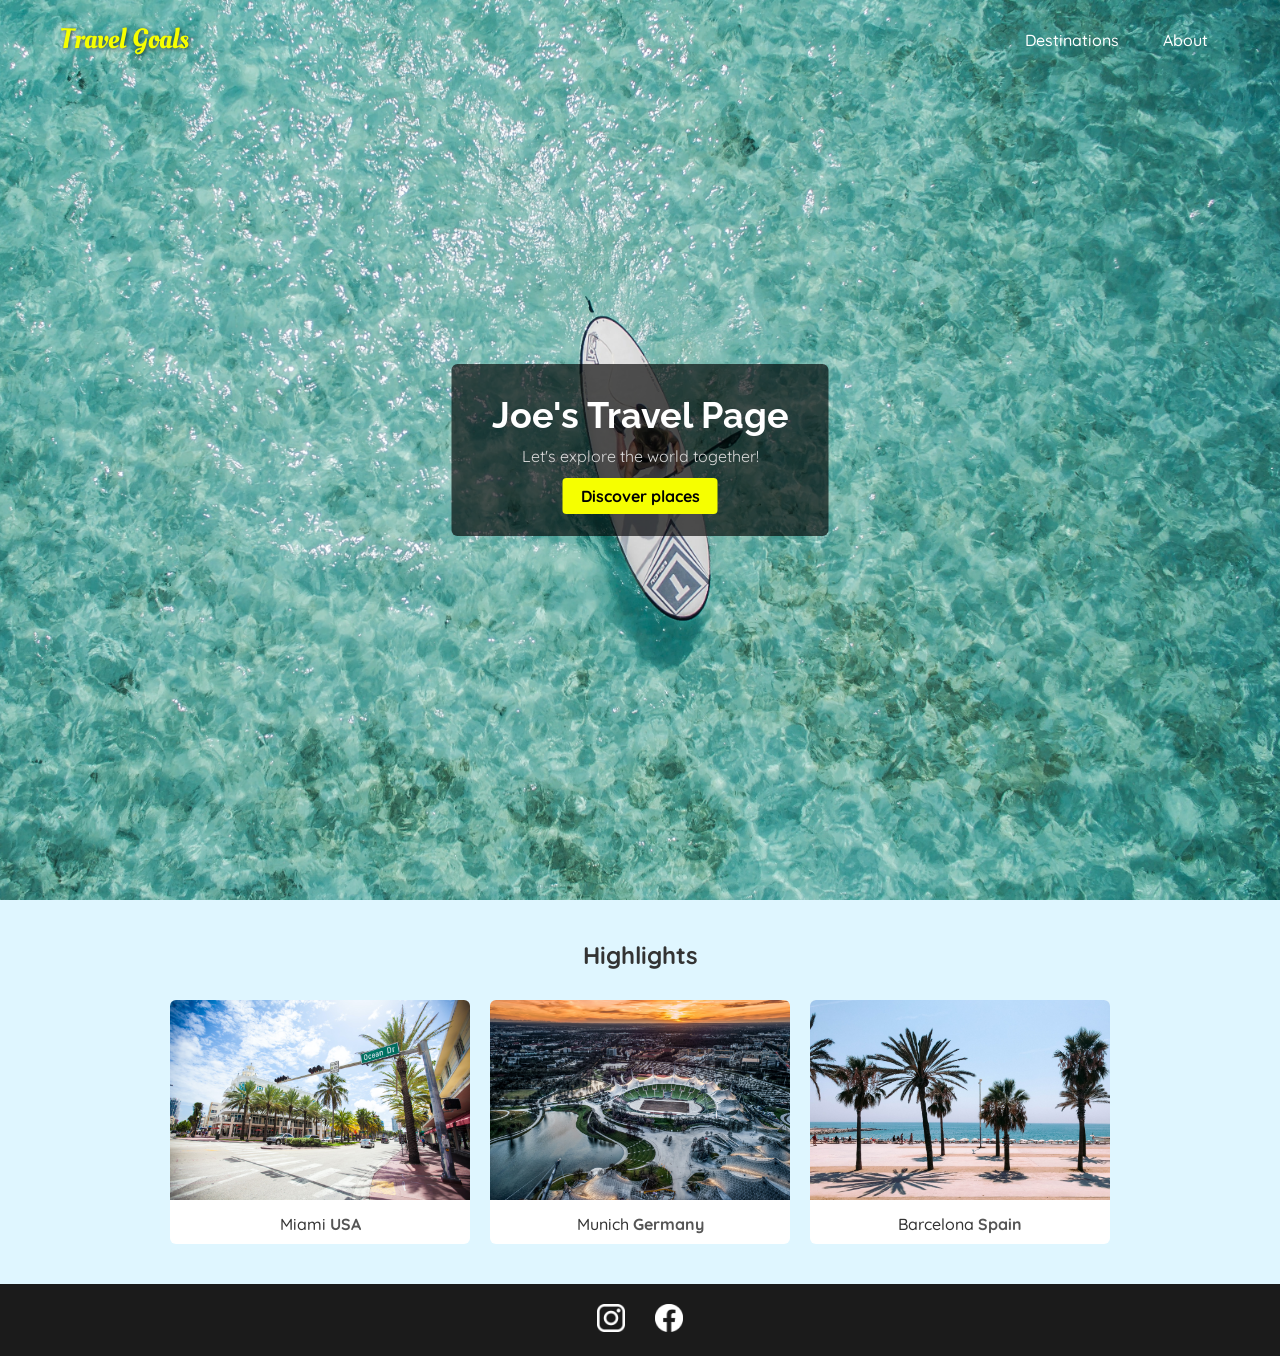
<file: BTTH2/BT02/TH2_BT2/index.html>
<!DOCTYPE html>
<html lang="en">

<head>
  <meta charset="UTF-8" />
  <link
    href="https://fonts.googleapis.com/css2?family=Raleway:wght@700&family=Oleo+Script:wght@700&family=Quicksand:wght@300;500&display=swap"
    rel="stylesheet" />
  <link rel="stylesheet" href="shared.css" />
  <link rel="stylesheet" href="styles.css" />
  <title>Travel Goals</title>
</head>

<body>
  <header>
    <div id="page-logo">
      <a href="/index.html">Travel Goals</a>
    </div>
    <nav>
      <ul>
        <li><a href="/places.html">Destinations</a></li>
        <li><a href="">About</a></li>
      </ul>
    </nav>
  </header>
  <main>
    <section id="hero">
      <div id="hero-content">
        <h1>Joe's Travel Page</h1>
        <p>Let's explore the world together!</p>
        <a href="/places.html">Discover places</a>
      </div>
    </section>
    <section id="highlights">
      <h2>Highlights</h2>
      <ul id="destinations">
        <li class="destination">
          <img src="images/places/miami.jpg" alt="Miami streets on sunny day" />
          <p>Miami <strong>USA</strong></p>
        </li>
        <li class="destination">
          <img src="images/places/munich.jpg" alt="Munich stadium in winter" />
          <p>Munich <strong>Germany</strong></p>
        </li>
        <li class="destination">
          <img src="images/places/barcelona.jpg" alt="Palm beach in Barcelona" />
          <p>Barcelona <strong>Spain</strong></p>
        </li>
      </ul>
    </section>
  </main>
  <footer>
    <ul>
      <li>
        <a href="https://www.instagram.com">
          <img src="images/icons/insta.png" alt="Instagram logo" /></a>
      </li>
      <li>
        <a href="https://www.facebook.com">
          <img src="images/icons/facebook.png" alt="Facebook logo" /></a>
      </li>
    </ul>
  </footer>
</body>

</html>
</file>
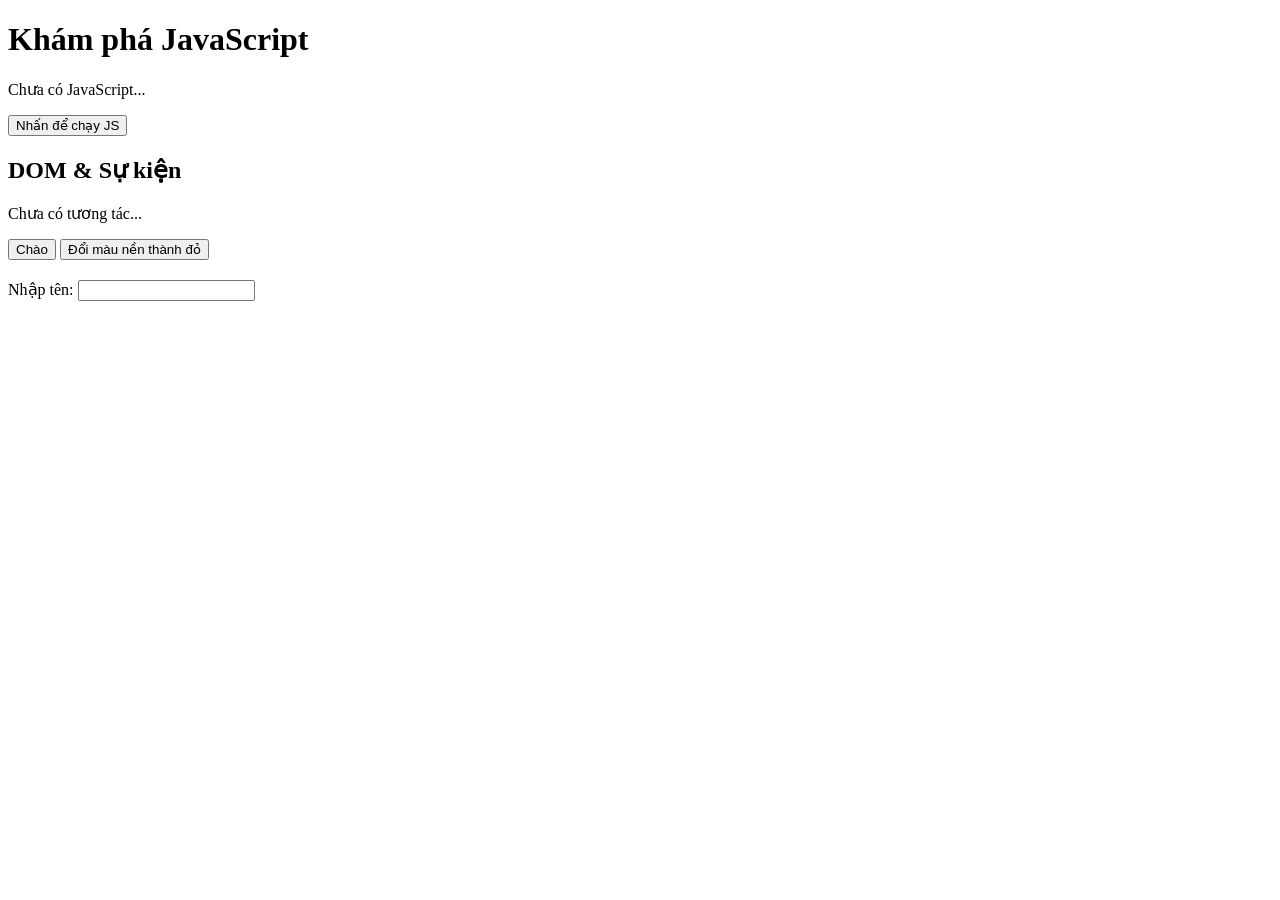
<file: BTTH/BTTH3/lab-js-basic.html>
<!DOCTYPE html>
<html lang="vi">

<head>
  <meta charset="UTF-8">
  <title>Lab JS Cơ bản</title>
</head>

<body>
  <h1>Khám phá JavaScript</h1>
  <p id="welcome">Chưa có JavaScript...</p>
  <button id="runBtn">Nhấn để chạy JS</button>

  <script src="main.js"></script>
  <section>
    <h2>DOM & Sự kiện</h2>
    <p id="status">Chưa có tương tác...</p>

    <button id="btnHello">Chào</button>
    <button id="btnRed">Đổi màu nền thành đỏ</button>

    <div style="margin-top: 20px;">
      <label>Nhập tên: </label>
      <input id="nameInput" type="text" />
      <p id="greeting"></p>
    </div>
  </section>

  <script src="dom.js"></script>
</body>

</html>
</file>
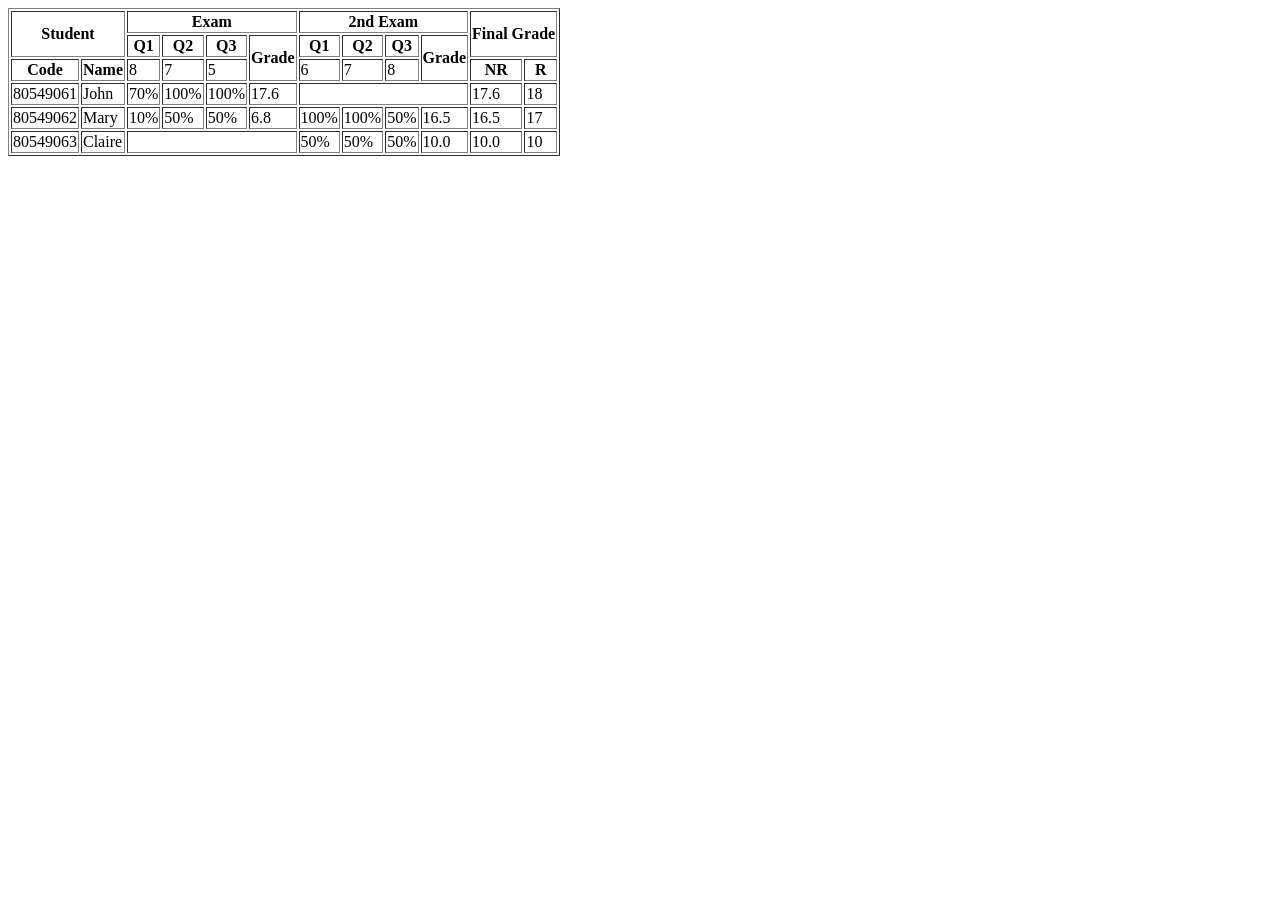
<file: BTTH1+2/BT03/TH1_BT3.html>
<!DOCTYPE html>
<html lang="en">

<head>
    <title>bảng th03</title>
</head>

<body>
    <table border="1">
        <thead>
            <tr>
                <th rowspan="2" colspan="2">Student</th>
                <th colspan="4">Exam</th>
                <th colspan="4">2nd Exam</th>
                <th colspan="2" rowspan="2">Final Grade</th>

            </tr>
            <tr>
                <th>Q1</th>
                <th>Q2</th>
                <th>Q3</th>
                <th rowspan="2">Grade</th>
                <th>Q1</th>
                <th>Q2</th>
                <th>Q3</th>
                <th rowspan="2">Grade</th>
            </tr>
            <th>Code</th>
            <th>Name</th>
            <td>8</td>
            <td>7</td>
            <td>5</td>
            <td>6</td>
            <td>7</td>
            <td>8</td>
            <th>NR</th>
            <th>R</th>
            </tr>
        </thead>
        <tbody>
            <tr>
                <td>80549061</td>
                <td>John</td>
                <td>70%</td>
                <td>100%</td>
                <td>100%</td>
                <td>17.6</td>
                <td colspan="4"></td>
                <td>17.6</td>
                <td>18</td>
            </tr>
            <tr>
                <td>80549062</td>
                <td>Mary</td>
                <td>10%</td>
                <td>50%</td>
                <td>50%</td>
                <td>6.8</td>
                <td>100%</td>
                <td>100%</td>
                <td>50%</td>
                <td>16.5</td>
                <td>16.5</td>
                <td>17</td>
            </tr>
            <tr>
                <td>80549063</td>
                <td>Claire</td>
                <td colspan="4"></td>
                <td>50%</td>
                <td>50%</td>
                <td>50%</td>
                <td>10.0</td>
                <td>10.0</td>
                <td>10</td>
            </tr>
        </tbody>
    </table>
</body>

</html>
</file>
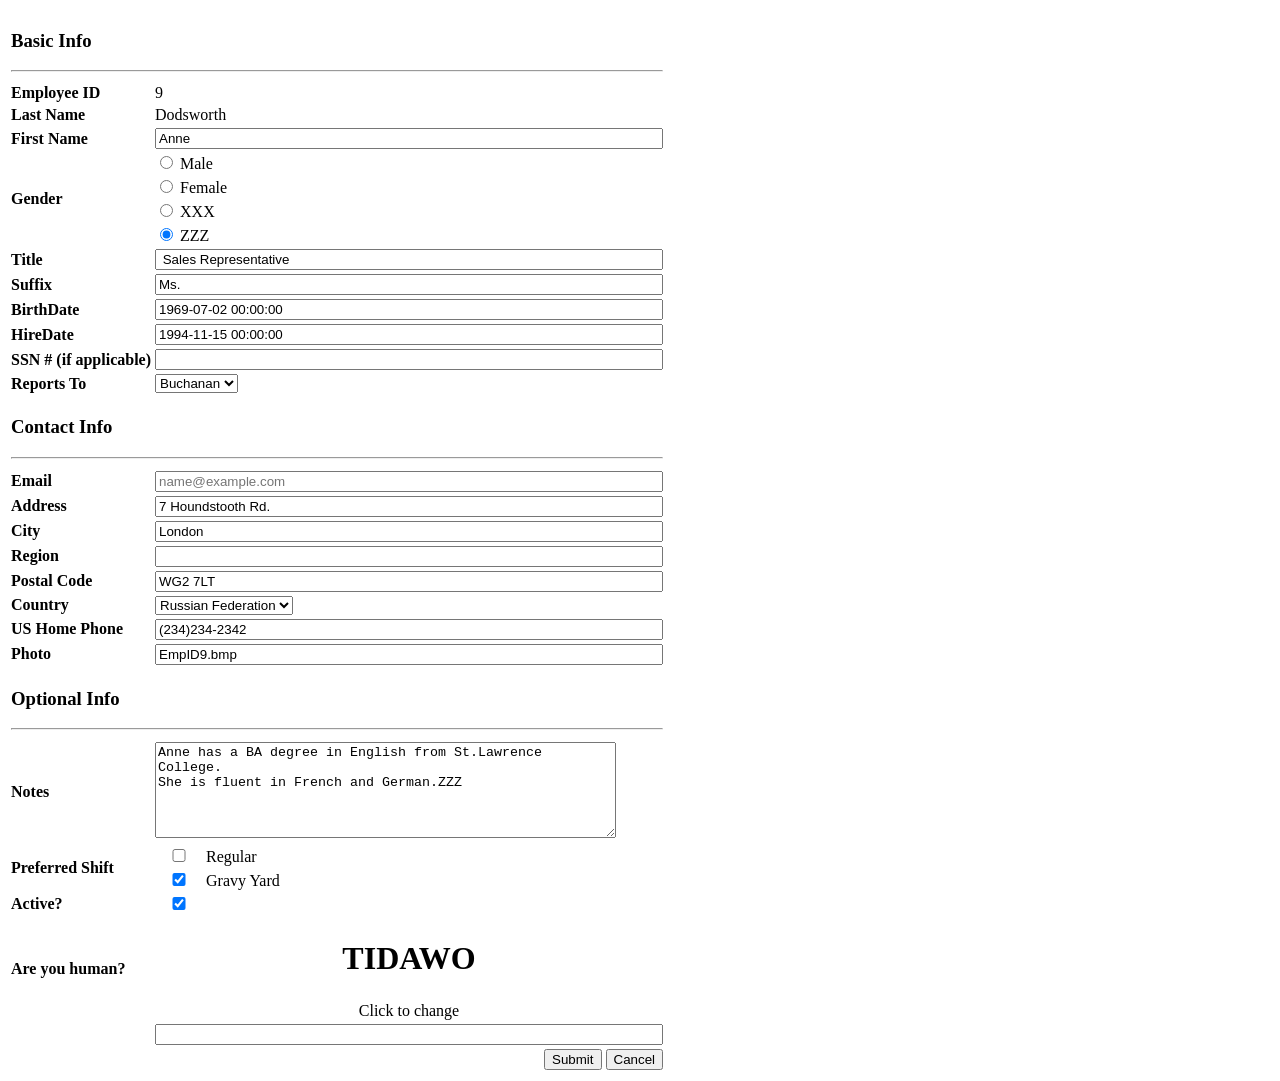
<file: BTTH1+2/BT04/TH1_BT4.html>
<!DOCTYPE html>
<html lang="en">

<head>
    <meta charset="UTF-8">
    <meta name="viewport" content="width=device-width, initial-scale=1.0">
</head>

<body>
    <table>
        <tr>
            <td colspan="2"><b>
                    <h3>Basic Info</h3>
                </b>
                <hr>
            </td>
        </tr>
        <tr>
            <th style="text-align:left;">Employee ID</th>
            <td>9</td>
        </tr>
        <tr>
            <th style="text-align:left;">Last Name</th>
            <td>Dodsworth</td>
        </tr>
        <tr>
            <th style="text-align:left;">First Name</th>
            <td><input type="text" style="width: 500px;" value="Anne"></td>
        </tr>
        <tr>
            <th style="text-align:left;" rowspan="4">Gender</th>
            <td>

                <input type="radio" id="male" name="gender" value="male">
                <label for="male">Male</label>
            </td>
        </tr>
        <tr>
            <td> <input type="radio" id="female" name="gender" value="female">
                <label for="female">Female</label>
            </td>
        </tr>
        <tr>
            <td><input type="radio" id="xxx" name="gender" value="xxx">
                <label for="xxx">XXX</label>
            </td>
        </tr>
        <tr>
            <td>
                <input type="radio" id="zzz" name="gender" value="zzz" checked>
                <label for="xxx">ZZZ</label>
            </td>
        </tr>
        <tr>
            <th style="text-align:left;">Title</th>
            <td>
                <input type="text" style="width: 500px;" value=" Sales Representative">
            </td>
        </tr>
        <tr>
            <th style="text-align:left;">Suffix</th>
            <td><input style="width: 500px;" type="text" value="Ms."></td>
        </tr>
        <tr>
            <th style="text-align:left;">BirthDate</th>
            <td><input style="width: 500px;" type="text" value="1969-07-02 00:00:00"></td>
        </tr>
        <tr>
            <th style="text-align:left;">HireDate</th>
            <td><input style="width: 500px;" type="text" value="1994-11-15 00:00:00"></td>
        </tr>
        <tr>
            <th style="text-align:left;">SSN # (if applicable)</th>
            <td><input style="width: 500px;" type="text"></td>
        </tr>
        <tr>
            <th style="text-align:left;">Reports To</th>
            <td>
                <select>
                    <option value="Buchanan" selected>Buchanan</option>
                </select>
            </td>
        </tr>
        <tr>
            <td colspan="2"><b>
                    <h3>Contact Info</h3>
                </b>
                <hr>
            </td>
        </tr>
        <tr>
            <th style="text-align:left;">Email</th>
            <td><input style="width: 500px;" type="email" placeholder="name@example.com"></td>
        </tr>
        <tr>
            <th style="text-align:left;">Address</th>
            <td><input style="width: 500px;" type="text" value="7 Houndstooth Rd."></td>
        </tr>
        <tr>
            <th style="text-align:left;">City</th>
            <td><input style="width: 500px;" type="text" value="London"></td>
        </tr>
        <tr>
            <th style="text-align:left;">Region</th>
            <td><input style="width: 500px;" type="text"></td>
        </tr>
        <tr>
            <th style="text-align:left;">Postal Code</th>
            <td><input style="width: 500px;" type="text" value="WG2 7LT"></td>
        </tr>
        <tr>
            <th style="text-align:left;">Country</th>
            <td>
                <select>
                    <option value="Russian Federation" selected>Russian Federation</option>
                </select>
            </td>
        </tr>
        <tr>
            <th style="text-align:left;">US Home Phone</th>
            <td><input style="width: 500px;" type="text" value="(234)234-2342"></td>
        </tr>
        <tr>
            <th style="text-align:left;">Photo</th>
            <td><input style="width: 500px;" type="text" value="EmpID9.bmp"></td>
        </tr>
        <tr>
            <th style="text-align: left;" colspan="2">
                <h3>Optional Info</h3>
                <hr>
            </th>
        </tr>
        <tr>
            <th style="text-align: left;">Notes</th>
            <td><textarea rows="6" cols="55">
Anne has a BA degree in English from St.Lawrence College.
She is fluent in French and German.ZZZ</textarea></td>
        </tr>

        <tr>
            <th rowspan="2" style="text-align: left;"><label>Preferred Shift</label></th>
            <td><input type="checkbox" style="width:40px;"> Regular</td>
        </tr>
        <tr>
            <td><input type="checkbox" checked style="width:40px;"> Gravy Yard</td>
        </tr>
        <tr>
            <th style="text-align: left;">Active?</th>
            <td><input type="checkbox" checked style="width:40px;"></td>
        </tr>

        <tr>
            <th style="text-align:left;" rowspan="2"><label>Are you human?</label></th>
            <th>
                <h1>TIDAWO</h1>
            </th>
        </tr>
        <tr>
            <td style="text-align:center;">Click to change</td>

        </tr>
        <tr>
            <th></th>
            <td><input type="text" style="width:500px;"></td>
        </tr>
        <tr>
            <td></td>
            <td style="text-align: right;"><button type="submit">Submit</button>
                <button type="reset">Cancel</button>
            </td>
        </tr>
    </table>
</body>

</html>
</file>
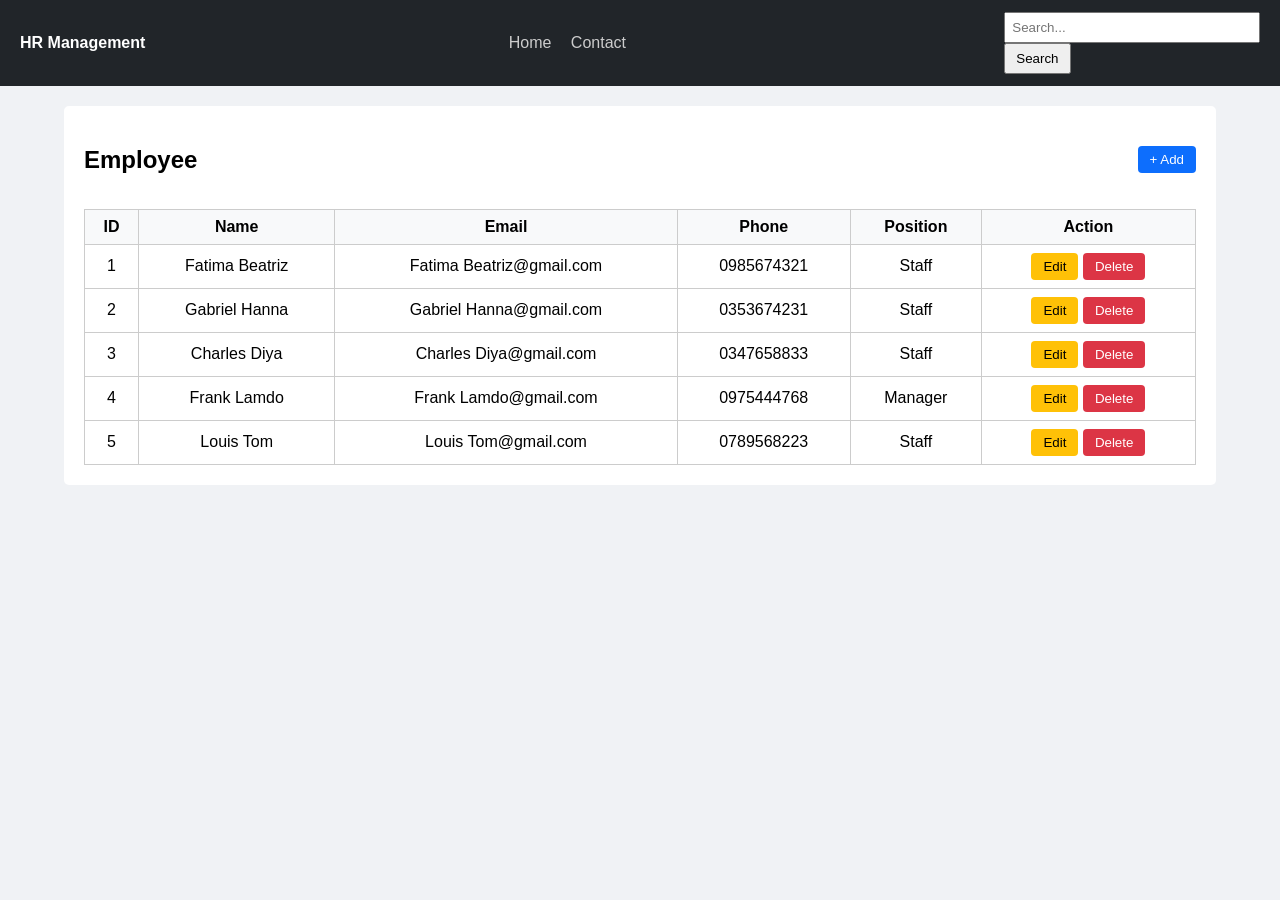
<file: BTTH1+2/BT05/TH1_BT5.html>
<!DOCTYPE html>
<html lang="vi">

<head>
    <meta charset="UTF-8">
    <title>HR Management</title>

    <style>
        * {
            box-sizing: border-box;
            font-family: Arial, sans-serif;
        }

        body {
            margin: 0;
            background: #f0f2f5;
        }

        .navbar {
            background: #212529;
            color: white;
            padding: 12px 20px;
            display: flex;
            justify-content: space-between;
            align-items: center;
        }

        .navbar a {
            color: #ccc;
            text-decoration: none;
            margin-right: 15px;
        }

        .navbar a:hover {
            color: white;
        }

        .search-box input {
            padding: 6px;
        }

        .search-box button {
            padding: 6px 10px;
        }

        .container {
            width: 90%;
            margin: 20px auto;
        }

        .table-container {
            background: white;
            padding: 20px;
            border-radius: 5px;
        }

        .btn {
            padding: 6px 12px;
            border: none;
            cursor: pointer;
            border-radius: 4px;
        }

        .btn-add {
            background: #0d6efd;
            color: white;
        }

        .btn-edit {
            background: #ffc107;
        }

        .btn-delete {
            background: #dc3545;
            color: white;
        }

        .btn-save {
            background: #198754;
            color: white;
        }

        .btn-cancel {
            background: #6c757d;
            color: white;
        }

        table {
            width: 100%;
            border-collapse: collapse;
            margin-top: 15px;
        }

        th,
        td {
            border: 1px solid #ccc;
            padding: 8px;
            text-align: center;
        }

        th {
            background: #f8f9fa;
        }

        #addSection {
            display: none;
            position: fixed;
            inset: 0;
            background: rgba(0, 0, 0, 0.4);
            z-index: 999;
        }


        .form-container {
            width: 700px;
            margin: auto;
            background: white;
            border-radius: 5px;
            overflow: hidden;
            position: relative;
            top: 50%;
            transform: translateY(-50%);
        }


        .form-header {
            background: #0d6efd;
            color: white;
            padding: 15px;
            display: flex;
            justify-content: space-between;
        }

        .form-body {
            padding: 20px;
        }

        .form-footer {
            padding: 15px;
            text-align: right;
            border-top: 1px solid #ccc;
        }

        .row {
            display: flex;
            gap: 15px;
            margin-bottom: 15px;
        }

        .col {
            flex: 1;
        }

        input,
        select {
            width: 100%;
            padding: 6px;
        }

        .hidden {
            display: none;
        }
    </style>
</head>

<body>
    <div id="listSection">

        <div class="navbar">
            <strong>HR Management</strong>
            <div>
                <a href="#">Home</a>
                <a href="#">Contact</a>
            </div>
            <div class="search-box">
                <input type="text" placeholder="Search...">
                <button>Search</button>
            </div>
        </div>

        <div class="container">
            <div class="table-container">
                <div style="display:flex;justify-content:space-between;align-items:center">
                    <h2>Employee</h2>
                    <button class="btn btn-add" onclick="showAdd()">+ Add</button>
                </div>

                <table class="table table-bordered align-middle">
                    <thead>
                        <tr>
                            <th>ID</th>
                            <th>Name</th>
                            <th>Email</th>
                            <th>Phone</th>
                            <th>Position</th>
                            <th>Action</th>
                        </tr>
                    </thead>
                    <tbody>
                        <tr>
                            <td>1</td>
                            <td>Fatima Beatriz</td>
                            <td>Fatima Beatriz@gmail.com</td>
                            <td>0985674321</td>
                            <td>Staff</td>
                            <td>
                                <button class="btn btn-edit btn-sm">Edit</button>
                                <button class="btn btn-delete btn-sm">Delete</button>
                            </td>
                        </tr>
                        <tr>
                            <td>2</td>
                            <td>Gabriel Hanna</td>
                            <td>Gabriel Hanna@gmail.com</td>
                            <td>0353674231</td>
                            <td>Staff</td>
                            <td>
                                <button class="btn btn-edit btn-sm">Edit</button>
                                <button class="btn btn-delete btn-sm">Delete</button>
                            </td>
                        </tr>
                        <tr>
                            <td>3</td>
                            <td>Charles Diya</td>
                            <td>Charles Diya@gmail.com</td>
                            <td>0347658833</td>
                            <td>Staff</td>
                            <td>
                                <button class="btn btn-edit btn-sm">Edit</button>
                                <button class="btn btn-delete btn-sm">Delete</button>
                            </td>
                        </tr>
                        <tr>
                            <td>4</td>
                            <td>Frank Lamdo</td>
                            <td>Frank Lamdo@gmail.com</td>
                            <td>0975444768</td>
                            <td>Manager</td>
                            <td>
                                <button class="btn btn-edit btn-sm">Edit</button>
                                <button class="btn btn-delete btn-sm">Delete</button>
                            </td>
                        </tr>
                        <tr>
                            <td>5</td>
                            <td>Louis Tom</td>
                            <td>Louis Tom@gmail.com</td>
                            <td>0789568223</td>
                            <td>Staff</td>
                            <td>
                                <button class="btn btn-edit btn-sm">Edit</button>
                                <button class="btn btn-delete btn-sm">Delete</button>
                            </td>
                        </tr>
                    </tbody>
                </table>
            </div>
        </div>

</body>

</html>
</div>
</div>
</div>
<div id="addSection">
    <div class="form-container">
        <div class="form-header">
            <strong>New Employee</strong>
            <span style="cursor:pointer" onclick="showList()">✕</span>
        </div>

        <div class="form-body">
            <div class="row">
                <div class="col">
                    <label>Name</label>
                    <input type="text">
                </div>
                <div class="col">
                    <label>Email</label>
                    <input type="email">
                </div>
            </div>

            <div class="row">
                <div class="col">
                    <label>Phone</label>
                    <input type="text">
                </div>
                <div class="col">
                    <label>Position</label>
                    <select>
                        <option>-- Select Position --</option>
                        <option>Staff</option>
                        <option>Manager</option>
                        <option>CEO</option>
                    </select>
                </div>
            </div>

            <label>Sex</label><br>
            <input type="radio" name="sex"> Male
            <input type="radio" name="sex"> Female
        </div>

        <div class="form-footer">
            <button class="btn btn-save">Save</button>
            <button class="btn btn-cancel" onclick="showList()">Cancel</button>
        </div>
    </div>
</div>

<script>
    function showAdd() {
        document.getElementById("addSection").style.display = "block";
    }

    function showList() {
        document.getElementById("addSection").style.display = "none";
    }
</script>


</body>

</html>
</file>
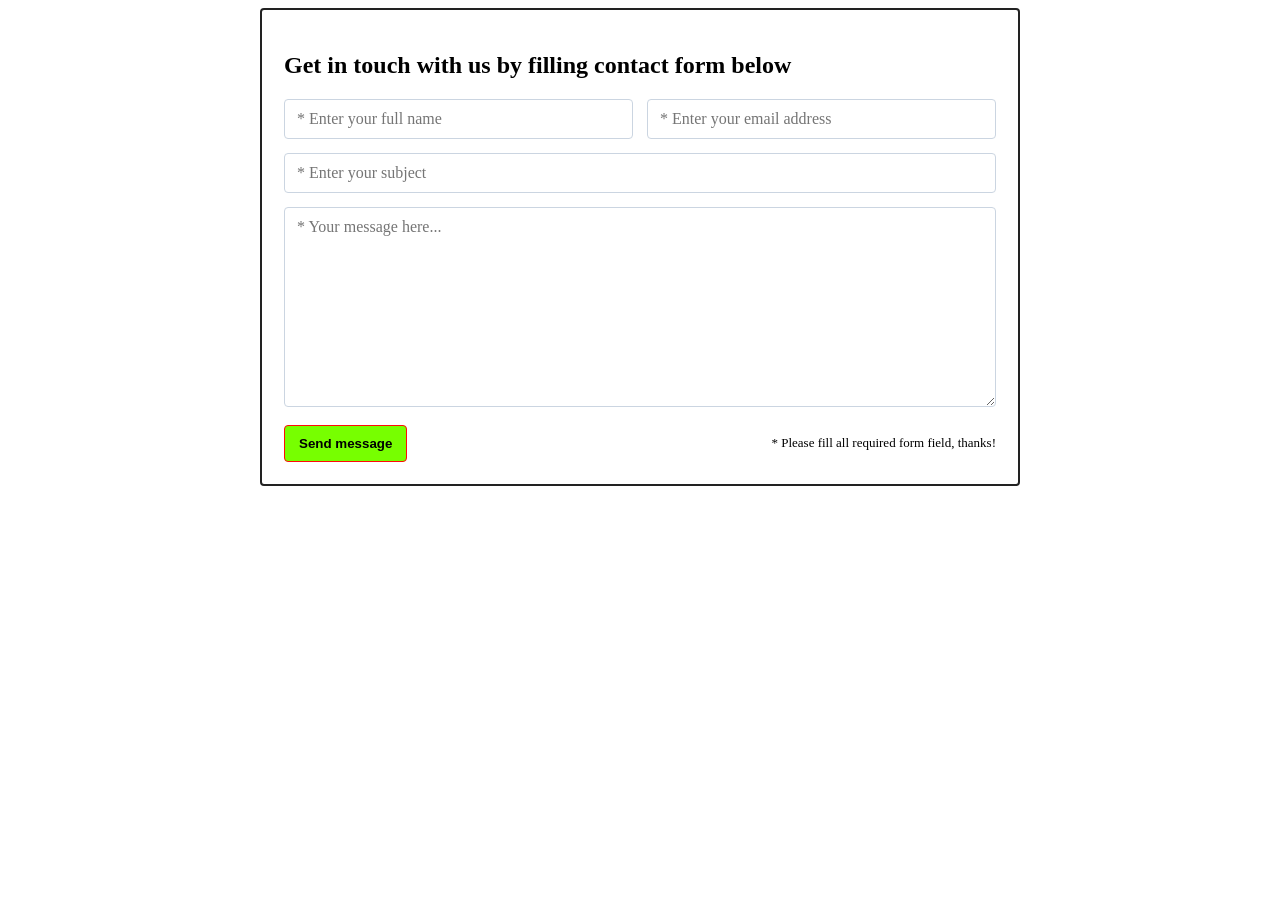
<file: BTTH2/BT01/TH2_BT1.html>
<!DOCTYPE html>
<html lang="en">

<head>
    <title>TH2_BT1</title>
    <style>
        * {
            box-sizing: border-box;
        }

        .card {
            max-width: 760px;
            margin: auto;
            border: 2px solid #222;
            border-radius: 4px;
            padding: 22px;
            background: #fff;
        }

        .row {
            display: flex;
            flex-wrap: wrap;
            gap: 14px;
            margin-bottom: 14px;

        }

        .row.two .field {
            flex: 1;
            min-width: 200px;
        }

        .row.full .field {
            flex: 1 1 100%;
        }

        input,
        textarea {
            width: 100%;
            padding: 10px 12px;
            border: 1px solid #cbd5e1;
            border-radius: 4px;
            font: inherit;
        }

        textarea {
            min-height: 200px;
            resize: vertical;
        }

        .actions {
            display: flex;
            align-items: center;
            justify-content: space-between;
            margin-top: 4px;
        }

        .btn {
            appearance: none;
            border: 1px solid #ff0a0a;
            background: #77ff00;
            color: #000000;
            padding: 10px 14px;
            border-radius: 4px;
            font-weight: 600;
            cursor: pointer;
        }

        .btn:hover {
            background: #ff0a0a;
        }

        .note {
            color: var(--muted);
            font-size: 13px;
        }
    </style>
</head>

<body>
    <section class="card">
        <h2 class="title">Get in touch with us by filling contact form below</h2>

        <div class="row two">
            <div class="field">
                <input type="text" placeholder="* Enter your full name" />
            </div>
            <div class="field">
                <input type="email" placeholder="* Enter your email address" />
            </div>
        </div>


        <div class="row full">
            <div class="field">
                <input type="text" placeholder="* Enter your subject" />
            </div>
        </div>

        <div class="row full">
            <div class="field">
                <textarea placeholder="* Your message here..."></textarea>
            </div>
        </div>

        <div class="actions">
            <button class="btn" type="submit">Send message</button>
            <span class="note">* Please fill all required form field, thanks!</span>
        </div>

    </section>
</body>

</html>
</file>
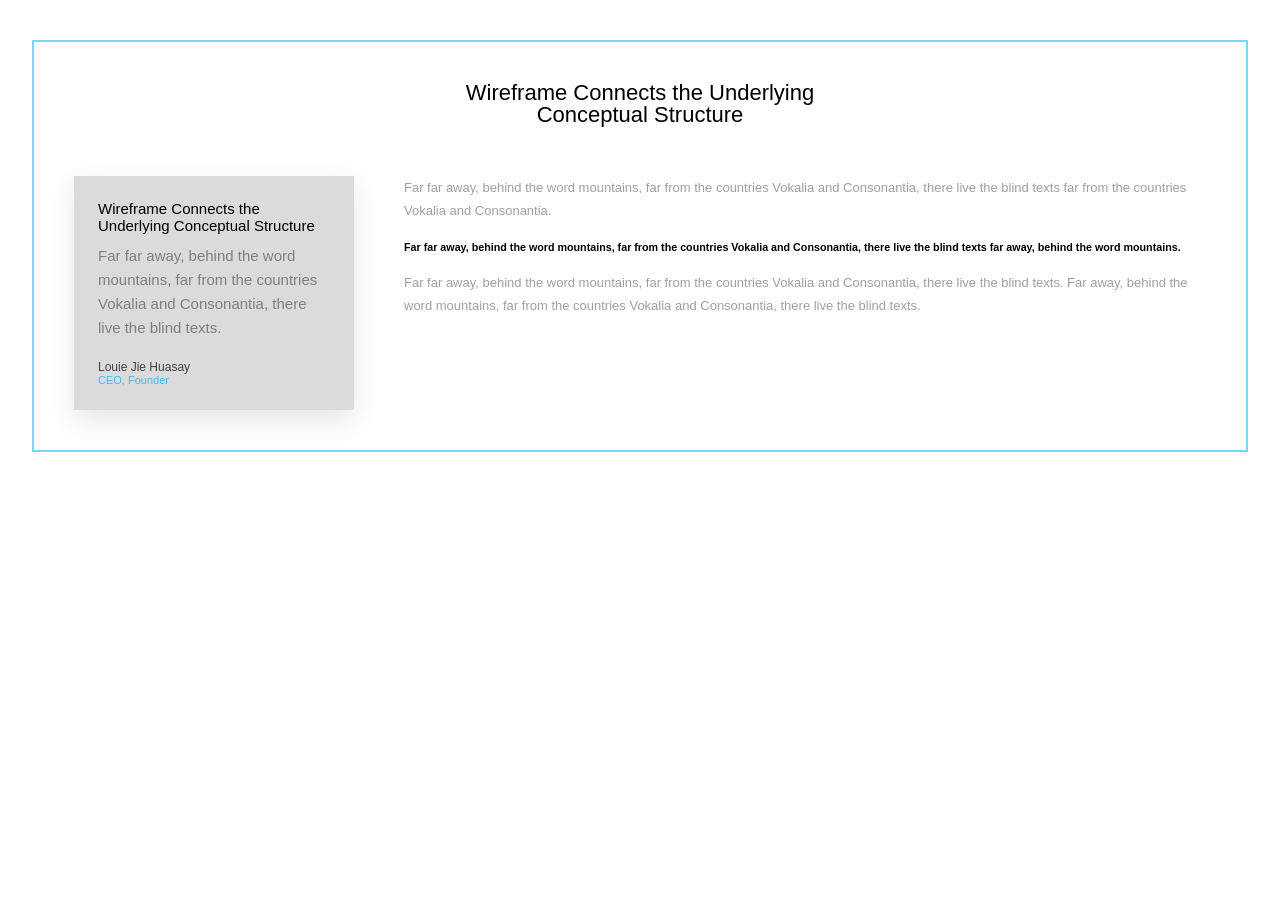
<file: BTTH2/BT03/TH2_BT3.html>
<!DOCTYPE html>
<html lang="en">

<head>
    <meta charset="UTF-8">
    <title>Bài tập 03 - CSS Layout</title>

    <style>
        * {
            box-sizing: border-box;
            margin: 0;
            padding: 0;
            font-family: Arial, sans-serif;
        }

        body {
            background: #ffffff;
            padding: 40px 0;
        }

        .frame {
            width: 95%;
            margin: auto;
            border: 2px solid #7dd3fc;
            padding: 40px;
        }

        .title {
            text-align: center;
            font-size: 22px;
            font-weight: 500;
            line-height: 1;
            margin-bottom: 50px;
        }

        .content {
            display: flex;
            gap: 50px;
            align-items: flex-start;
            flex-wrap: wrap;
        }

        .card {
            width: 280px;
            background: #dbdbdb;
            padding: 24px;
            box-shadow: 0 10px 25px rgba(0, 0, 0, 0.1);
        }

        .card h3 {
            font-size: 15px;
            margin-bottom: 10px;
            font-weight: 60;
        }

        .card p {
            font-size: 15px;
            color: #837e7e;
            line-height: 1.6;
            margin-bottom: 20px;
        }

        .author {
            font-size: 12px;
            color: #414141;
            font-weight: 60;
        }

        .role {
            font-size: 11px;
            color: #43b7ff;
        }

        .text {
            flex: 1;
        }

        .text p {
            font-size: 13px;
            color: #9f9f9f;
            line-height: 1.8;
            margin-bottom: 18px;
        }
    </style>
</head>

<body>

    <div class="frame">
        <div class="title">
            Wireframe Connects the Underlying<br>
            Conceptual Structure
        </div>

        <div class="content">
            <div class="card">
                <h3>Wireframe Connects the Underlying Conceptual Structure</h3>
                <p>
                    Far far away, behind the word mountains, far from the countries
                    Vokalia and Consonantia, there live the blind texts.
                </p>

                <div class="author">Louie Jie Huasay</div>
                <div class="role">CEO, Founder</div>
            </div>

            <div class="text">
                <p>
                    Far far away, behind the word mountains, far from the countries
                    Vokalia and Consonantia, there live the blind texts far from the
                    countries Vokalia and Consonantia.
                </p>

                <p>
                <h6>
                    Far far away, behind the word mountains, far from the countries
                    Vokalia and Consonantia, there live the blind texts far away,
                    behind the word mountains.
                </h6>
                </p>

                <p>
                    Far far away, behind the word mountains, far from the countries
                    Vokalia and Consonantia, there live the blind texts. Far away,
                    behind the word mountains, far from the countries Vokalia and
                    Consonantia, there live the blind texts.
                </p>
            </div>
        </div>
    </div>

</body>

</html>
</file>
<file: BTTH2/BT02/TH2_BT2/shared.css>
* {
    box-sizing: border-box;
    margin: 0;
    padding: 0;
}

body {
    font-family: "Quicksand", sans-serif;
    background-color: #f4fbff;
    color: #333;
}

header {
    position: absolute;
    top: 0;
    left: 0;
    width: 100%;
    padding: 20px 60px;
    display: flex;
    justify-content: space-between;
    align-items: center;
    z-index: 10;
}

#page-logo a {
    font-family: "Oleo Script", cursive;
    font-size: 28px;
    text-decoration: none;
    color: #f6ff00;
    text-shadow: 1px 1px 4px rgba(0, 0, 0, 0.6);
}

nav ul {
    list-style: none;
    display: flex;
    gap: 20px;
}

nav a {
    text-decoration: none;
    color: #ffffff;
    font-weight: 500;
    padding: 6px 12px;
    border-radius: 4px;
}

nav a:hover {
    background-color: rgba(255, 255, 255, 0.2);
}

footer {
    background-color: #1b1b1b;
    padding: 20px;
}

footer ul {
    list-style: none;
    display: flex;
    justify-content: center;
    gap: 30px;
}

footer img {
    width: 28px;
    height: 28px;
}
</file>
<file: BTTH2/BT02/TH2_BT2/styles.css>
#hero {
    height: 100vh;
    background-image: url("images/places/ocean.jpg");
    background-size: cover;
    background-position: center;
    position: relative;
}

#hero-content {
    position: absolute;
    top: 50%;
    left: 50%;
    transform: translate(-50%, -50%);
    background-color: rgba(0, 0, 0, 0.65);
    padding: 30px 40px;
    text-align: center;
    border-radius: 6px;
}

#hero-content h1 {
    font-family: "Raleway", sans-serif;
    color: #ffffff;
    font-size: 36px;
    margin-bottom: 10px;
}

#hero-content p {
    color: #d9d9d9;
    margin-bottom: 20px;
}

#hero-content a {
    text-decoration: none;
    background-color: #f6ff00;
    color: #000;
    padding: 8px 18px;
    font-weight: bold;
    border-radius: 4px;
}

#highlights {
    padding: 40px 0;
    background-color: #dff6ff;
}

#highlights h2 {
    text-align: center;
    margin-bottom: 30px;
    font-size: 24px;
}

#destinations {
    list-style: none;
    display: flex;
    justify-content: center;
    gap: 20px;
}

.destination {
    background-color: #ffffff;
    border-radius: 6px;
    overflow: hidden;
    width: 300px;
    text-align: center;
}

.destination img {
    width: 100%;
    height: 200px;
    object-fit: cover;
}

.destination p {
    padding: 10px;
    font-weight: 500;
}

.destination strong {
    color: #555;
}
</file>
